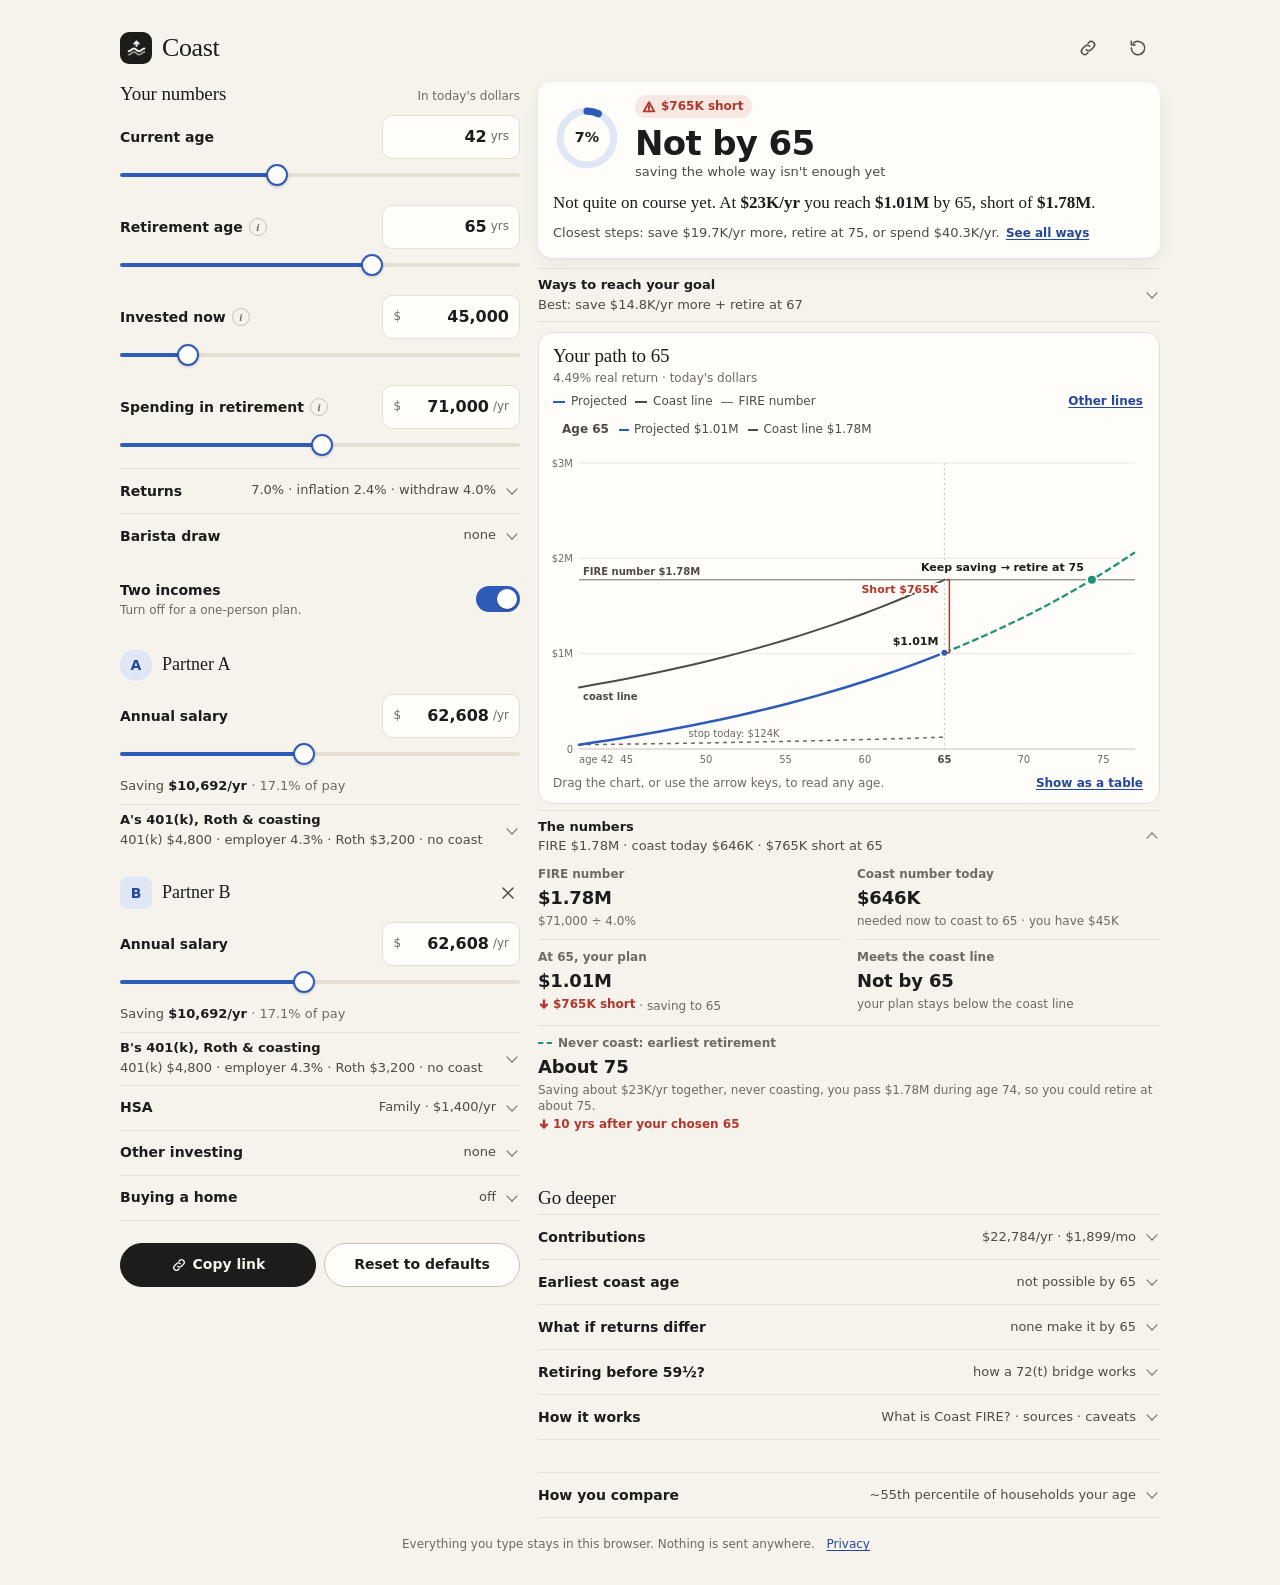
<file: index.html>
<!doctype html>
<html lang="en">
<head>
<meta charset="utf-8">
<meta name="viewport" content="width=device-width, initial-scale=1, viewport-fit=cover">
<title>Coast FIRE</title>
<meta name="description" content="Two-income Coast FIRE calculator: when can you both stop saving for retirement and still get there? With an early-retirement 72(t) and Roth-ladder bridge.">
<meta name="theme-color" content="#f6f3ec" media="(prefers-color-scheme: light)">
<meta name="theme-color" content="#141311" media="(prefers-color-scheme: dark)">
<meta name="application-name" content="Coast FIRE">
<meta name="apple-mobile-web-app-title" content="Coast FIRE">
<meta name="apple-mobile-web-app-capable" content="yes">
<link rel="manifest" href="manifest.webmanifest">
<link rel="icon" href="icons/icon.svg" type="image/svg+xml">
<link rel="icon" href="icons/icon-192.png" type="image/png">
<link rel="apple-touch-icon" href="icons/apple-touch-icon.png">
<link rel="stylesheet" href="style.css">
</head>
<body>
<div class="app">

<header class="mast">
  <div class="mast-row">
    <span class="logo" aria-hidden="true"><svg viewBox="0 0 24 24"><path d="M3 15c3 0 3-3 6-3s3 3 6 3 3-3 6-3"/><path d="M3 19c3 0 3-3 6-3s3 3 6 3 3-3 6-3" opacity=".55"/><path d="M12 4v5M9.5 6.5 12 4l2.5 2.5"/></svg></span>
    <h1 class="grow">Coast</h1>
    <button type="button" class="icon-btn" id="share-top" aria-label="Copy link to this scenario" title="Copy link to this scenario"><svg viewBox="0 0 24 24" aria-hidden="true"><path d="M10 14a4 4 0 0 0 5.7 0l3-3a4 4 0 0 0-5.7-5.7l-1 1"/><path d="M14 10a4 4 0 0 0-5.7 0l-3 3a4 4 0 0 0 5.7 5.7l1-1"/></svg></button>
    <button type="button" class="icon-btn" id="reset-top" aria-label="Reset to defaults" title="Reset to defaults"><svg viewBox="0 0 24 24" aria-hidden="true"><path d="M4 12a8 8 0 1 0 2.4-5.7"/><path d="M4 4v4.5h4.5"/></svg></button>
  </div>
</header>

<div id="shared-banner" class="banner" role="region" aria-label="Shared link" hidden>
  <p>Showing numbers from a shared link. Your own saved numbers are untouched until you edit or keep these.</p>
  <div class="actions">
    <button type="button" class="btn" id="shared-keep">Keep these</button>
    <button type="button" class="btn ghost" id="shared-back">Back to my numbers</button>
  </div>
</div>

<main class="layout">
  <!-- ===== Answer + path (first on phones) ===== -->
  <div class="col-top">
    <section class="card hero-card" id="results" aria-labelledby="result-title">
      <h2 id="result-title" class="visually-hidden">Result</h2>
      <div class="hero">
        <svg class="ring" id="ring" viewBox="0 0 76 76" role="img" aria-label="Progress to today's Coast FIRE number">
          <circle class="ring-track" cx="38" cy="38" r="30"/>
          <circle class="ring-fill" id="ring-fill" cx="38" cy="38" r="30" stroke-dasharray="0 188.5" transform="rotate(-90 38 38)"/>
          <text x="38" y="43" text-anchor="middle" class="ring-num" id="ring-num">0%</text>
        </svg>
        <div class="hero-main">
          <span class="chip" id="chip"></span>
          <div class="hero-num"><b id="hero-age"></b><span id="hero-cap"></span></div>
        </div>
      </div>
      <blockquote class="pull"><p id="headline" aria-live="polite"></p></blockquote>
      <p class="sug-line" id="suggest-line" hidden><span id="suggest-text" aria-hidden="true"></span><span class="visually-hidden" id="suggest-sr"></span> <button type="button" class="linkish" id="suggest-go" aria-controls="d-suggest">See all ways</button></p>
      <p class="br-hero" id="br-hero" hidden><span class="chip" id="br-hero-chip"></span><button type="button" class="linkish" id="br-hero-go" aria-controls="d-bridge">before 59½: see the bridge</button></p>
      <p id="warn" class="warn" hidden></p>
    </section>

    <details class="dis sug-d" id="d-suggest">
      <summary class="sum stack"><span class="sum-t" id="sug-t">Ways to reach your goal</span><span class="sum-v" id="sug-sum"></span></summary>
      <div class="dis-body sug-body">
        <h3 class="mini-title" id="goal-h">Your goal</h3>
        <div class="seg seg3" role="group" aria-labelledby="goal-h">
          <button type="button" id="goal-retire" aria-pressed="false">Retire<small id="goal-retire-s">by 65</small></button>
          <button type="button" id="goal-coast" aria-pressed="false">Coast<small id="goal-coast-s">by an age</small></button>
          <button type="button" id="goal-early" aria-pressed="false">Retire early<small>as soon as possible</small></button>
        </div>
        <p class="fine goal-note" id="goal-note"></p>
        <div id="goal-fields"></div>
        <div class="goal-chips" id="goal-chips" role="group" aria-label="Aim for financial independence sooner" hidden>
          <button type="button" class="btn ghost sm" data-sooner="1">1 yr sooner</button>
          <button type="button" class="btn ghost sm" data-sooner="3">3 yrs sooner</button>
          <button type="button" class="btn ghost sm" data-sooner="5">5 yrs sooner</button>
        </div>
        <p class="fine sug-scn" id="sug-scn" hidden></p>
        <p class="sug-status" id="sug-status" tabindex="-1"></p>
        <div class="meter" id="sug-meter" role="img" aria-label=""><i class="meter-fill" id="sug-fill"></i><b class="meter-mark" id="sug-mark"></b></div>
        <p class="fine sug-prog" id="sug-prog" aria-hidden="true"></p>
        <p class="fine sug-cushion" id="sug-cushion" hidden>Each of these lands right on your number, with no cushion.</p>
        <ol class="sug-list" id="sug-list"></ol>
        <p class="fine sug-rej" id="sug-rejected" hidden></p>
        <p class="fine sug-sens" id="sug-sens" hidden></p>
        <p class="fine sug-dis" id="sug-dis"></p>
      </div>
    </details>

    <section class="card chart-card" aria-labelledby="chart-title">
      <div class="card-head"><div class="grow"><h2 id="chart-title">Your path to 65</h2><p class="fine" id="chart-sub"></p></div></div>
      <div class="legend-row">
        <ul class="legend" aria-hidden="true">
          <li><i class="key k-proj"></i>Projected</li>
          <li><i class="key k-coast"></i>Coast line</li>
          <li><i class="key k-fire"></i>FIRE number</li>
        </ul>
        <button type="button" class="linkish more-lines" id="legend-more" aria-expanded="false" aria-controls="legend-x">Other lines</button>
      </div>
      <ul class="legend legend-x" id="legend-x" aria-hidden="true" hidden>
        <li><i class="key k-keep"></i><span id="keep-key">Keep saving, never coast</span></li>
        <li><i class="key k-stop"></i><span id="stop-key">If you stop today</span></li>
        <li><i class="key k-zone"></i><span id="zone-key">Could coast</span></li>
        <li id="buy-key-li" hidden><i class="key k-buy"></i><span id="buy-key">Buy a home (portfolio, not the house)</span></li>
      </ul>
      <div class="readout" id="readout" aria-live="polite"></div>
      <div class="chart" id="chart">
        <svg id="chart-svg" role="img" tabindex="0" aria-label="Chart"></svg>
        <p id="chart-empty" class="chart-empty" hidden></p>
      </div>
      <div class="chart-foot">
        <p class="fine" id="chart-hint">Drag the chart, or use the arrow keys, to read any age.</p>
        <button type="button" class="linkish" id="table-toggle" aria-expanded="false" aria-controls="path-table">Show as a table</button>
      </div>
      <p class="fine table-note" id="path-note" hidden></p>
      <div id="path-table" class="table-wrap" hidden></div>
    </section>

    <details class="dis kpi-d" id="d-kpis">
      <summary class="sum stack"><span class="sum-t">The numbers</span><span class="sum-v" id="sv-kpis"></span></summary>
      <div class="dis-body">
        <dl class="kpis">
          <div class="kpi"><dt>FIRE number</dt><dd id="k-fire"></dd><dd class="kpi-note" id="k-fire-n"></dd></div>
          <div class="kpi"><dt>Coast number today</dt><dd id="k-coast"></dd><dd class="kpi-note" id="k-coast-n"></dd></div>
          <div class="kpi" id="k-ret-tile"><dt id="k-ret-l">At 65, your plan</dt><dd id="k-ret"></dd><dd class="kpi-note" id="k-ret-n"></dd></div>
          <div class="kpi"><dt>Meets the coast line</dt><dd id="k-cross"></dd><dd class="kpi-note" id="k-cross-n"></dd></div>
          <div class="kpi kpi-wide" id="k-never-tile"><dt><i class="key k-keep" aria-hidden="true"></i>Never coast: earliest retirement</dt><dd id="k-never"></dd><dd class="kpi-note" id="k-never-n"></dd></div>
        </dl>
      </div>
    </details>
  </div>

  <!-- ===== Inputs ===== -->
  <div class="col-inputs inputs" id="inputs">
    <section class="group" aria-labelledby="hh-title">
      <div class="group-head"><h2 id="hh-title" class="group-h">Your numbers</h2><p class="fine">In today's dollars</p></div>
      <div id="hh-fields"></div>
      <details class="dis" id="assume">
        <summary class="sum"><span class="sum-t">Returns</span><span class="sum-v assume-vals" id="assume-vals"></span></summary>
        <div class="dis-body" id="assume-fields"></div>
      </details>
      <details class="dis" id="d-draw">
        <summary class="sum"><span class="sum-t">Barista draw</span><span class="sum-v" id="sv-draw"></span></summary>
        <div class="dis-body" id="draw-fields"></div>
      </details>
    </section>

    <section class="group earners" aria-label="Earners">
      <div class="toggle-row inline-toggle">
        <div class="grow"><span class="tlabel" id="two-l">Two incomes</span><p class="fine" id="two-hint">Turn off for a one-person plan.</p></div>
        <button type="button" class="switch" id="sw-two" role="switch" aria-checked="true" aria-labelledby="two-l" aria-describedby="two-hint"><i></i></button>
      </div>
      <div class="partners">
        <section class="partner" id="card-A" aria-labelledby="pA-t"></section>
        <section class="partner" id="card-B" aria-labelledby="pB-t"></section>
      </div>
      <details class="dis" id="d-hsa">
        <summary class="sum"><span class="sum-t" id="hsa-title">HSA</span><span class="sum-v" id="sv-hsa"></span></summary>
        <div class="dis-body">
          <p class="fine hsa-note">One row for the household</p>
          <div class="seg" role="group" aria-label="HSA coverage">
            <button type="button" id="seg-family" aria-pressed="true">Family<small>one $8,750 limit</small></button>
            <button type="button" id="seg-self" aria-pressed="false">Self-only<small>$4,400 each</small></button>
          </div>
          <div id="hsa-fields"></div>
        </div>
      </details>
      <details class="dis" id="d-tax">
        <summary class="sum"><span class="sum-t">Other investing</span><span class="sum-v" id="sv-tax"></span></summary>
        <div class="dis-body"><div id="tax-fields"></div></div>
      </details>
    </section>

    <section class="group house-g" aria-label="Buying a home">
      <details class="dis" id="d-house">
        <summary class="sum"><span class="sum-t">Buying a home</span><span class="sum-v" id="sv-house"></span></summary>
        <div class="dis-body">
          <div class="toggle-row inline-toggle">
            <div class="grow"><span class="tlabel" id="house-l">Compare buying a home</span><p class="fine" id="house-hint">Off: nothing on the page changes.</p></div>
            <button type="button" class="switch" id="sw-house" role="switch" aria-checked="false" aria-labelledby="house-l" aria-describedby="house-hint"><i></i></button>
          </div>
          <div id="house-on" hidden>
            <div id="house-out"></div>
            <details class="dis sub" id="d-house-how" hidden>
              <summary class="sum"><span class="sum-t">How this is worked out</span><span class="sum-v" id="sv-house-how"></span></summary>
              <div class="dis-body" id="house-how"></div>
            </details>
            <h3 class="mini-title house-in-t">The home</h3>
            <div id="house-fields"></div>
            <div class="seg" role="group" aria-label="Down payment comes from">
              <button type="button" id="seg-down-inv" aria-pressed="true">Invested assets<small>leaves the portfolio</small></button>
              <button type="button" id="seg-down-cash" aria-pressed="false">Separate cash<small>portfolio untouched</small></button>
            </div>
            <p class="fine house-seg-note" id="down-hint"></p>
            <div id="house-rate-fields"></div>
            <div class="seg" role="group" aria-label="Mortgage term">
              <button type="button" id="seg-term-15" aria-pressed="false">15 years</button>
              <button type="button" id="seg-term-30" aria-pressed="true">30 years</button>
            </div>
            <div id="house-rent-fields"></div>
            <details class="dis sub" id="d-house-costs">
              <summary class="sum"><span class="sum-t">Costs and growth</span><span class="sum-v" id="sv-house-costs"></span></summary>
              <div class="dis-body" id="house-cost-fields"></div>
            </details>
            <details class="dis sub" id="d-house-be">
              <summary class="sum"><span class="sum-t">Breakeven</span><span class="sum-v" id="sv-house-be"></span></summary>
              <div class="dis-body" id="house-be"></div>
            </details>
            <details class="dis sub" id="d-house-cav">
              <summary class="sum"><span class="sum-t">Caveats</span><span class="sum-v">not advice · taxes · selling</span></summary>
              <div class="dis-body">
                <ul class="caveats">
                  <li>Not financial advice: a model with stated assumptions. Rates, prices and rents vary hugely by place.</li>
                  <li>Mortgage-interest and property-tax deductions aren't modeled (most households take the standard deduction); nor capital-gains tax on a sale, moving, refinancing or extra payments.</li>
                  <li>Selling costs count only in the net-worth line. A home is hard to sell quickly or in pieces, and its equity can't pay for groceries in retirement without selling or borrowing against it, so it is never counted toward your FIRE number.</li>
                  <li>When owning costs more than you save, the extra is assumed to come out of your pay, not your portfolio.</li>
                  <li>The median home and the median asking rent are different kinds of housing (rented homes are usually smaller), so enter the rent for a home like the one you'd buy.</li>
                  <li>Both FIRE numbers hold housing costs where they are at retirement: rent growth and home price growth after that aren't included, so with either above 0% both numbers are a little low, and not by the same amount.</li>
                  <li>Repairs come in lumps, not 1% a year. Taking a down payment from a 401(k) or IRA before 59½ usually costs tax and a penalty; not modeled.</li>
                </ul>
              </div>
            </details>
          </div>
        </div>
      </details>
    </section>

    <div class="actions end-actions">
      <button type="button" class="btn lg" id="share"><svg viewBox="0 0 24 24" aria-hidden="true"><path d="M10 14a4 4 0 0 0 5.7 0l3-3a4 4 0 0 0-5.7-5.7l-1 1"/><path d="M14 10a4 4 0 0 0-5.7 0l-3 3a4 4 0 0 0 5.7 5.7l1-1"/></svg>Copy link</button>
      <button type="button" class="btn ghost lg" id="reset">Reset to defaults</button>
    </div>
  </div>

  <!-- ===== Go deeper: one list of collapsed sections ===== -->
  <div class="col-more" id="deeper">
    <h2 class="group-h deeper-h">Go deeper</h2>
    <div class="deep-list">
      <details class="dis" id="d-contrib">
        <summary class="sum"><span class="sum-t">Contributions</span><span class="sum-v" id="sv-contrib"></span></summary>
        <div class="dis-body" role="group" aria-labelledby="ct-title">
          <h3 id="ct-title" class="mini-title">Total going in each year</h3>
          <div class="total"><b id="ct-total"></b><span class="fine" id="ct-sub"></span></div>
          <ul class="legend" aria-hidden="true">
            <li><i class="sq c1"></i>401(k)</li><li><i class="sq c2"></i>Employer</li><li><i class="sq c3"></i>Roth IRA</li><li><i class="sq c4"></i>HSA</li><li id="lg-tax" hidden><i class="sq c5"></i>Taxable</li>
          </ul>
          <svg class="bars" id="bars-svg" role="img" aria-label="Contributions by partner"></svg>
          <p class="hint keep" id="ct-after"></p>
        </div>
      </details>

      <details class="dis" id="d-ec">
        <summary class="sum"><span class="sum-t" id="ec-title">Earliest coast age</span><span class="sum-v" id="sv-ec"></span></summary>
        <div class="dis-body">
          <p class="fine" id="ec-sub"></p>
          <ul class="ec" id="ec-list"></ul>
          <details class="dis sub" id="d-spark">
            <summary class="sum"><span class="sum-t">Balance at retirement by stop age</span><span class="sum-v" id="sv-spark"></span></summary>
            <div class="dis-body">
              <p class="subhead" id="spark-title"></p>
              <svg class="spark" id="spark-svg" role="img" aria-label="Balance at retirement by the age you both stop"></svg>
            </div>
          </details>
        </div>
      </details>

      <details class="dis" id="d-heat">
        <summary class="sum"><span class="sum-t" id="hm-title">What if returns differ</span><span class="sum-v" id="sv-heat"></span></summary>
        <div class="dis-body">
          <p class="fine" id="hm-sub">Same plan, a different market or withdrawal rate.</p>
          <div class="heat-wrap" id="heat"></div>
          <p class="hint keep" id="heat-note"></p>
          <details class="dis sub" id="d-heatkey">
            <summary class="sum"><span class="sum-t">How to read this</span><span class="sum-v">shade, hatching, outline</span></summary>
            <div class="dis-body">
              <div class="scale" id="heat-scale" role="group" aria-label="How to read the table">
                <div class="ramp-wrap" id="heat-ramp"><span class="scale-t" id="ramp-t">Shade = years coasting before 65</span>
                  <span class="ramp" aria-hidden="true"><span><i class="h1"></i>0</span><span><i class="h2"></i>1–4</span><span><i class="h3"></i>5–9</span><span><i class="h4"></i>10–14</span><span><i class="h5"></i>15+</span></span>
                  <span class="ramp-ends" aria-hidden="true"><span>← stop later</span><span>stop sooner →</span></span></div>
                <p class="key-row"><i class="none-sw" aria-hidden="true"></i><span id="none-key-t">Hatched = can't reach your FIRE number by 65, even saving the whole way. The % is how much of it you'd have.</span></p>
                <p class="key-row"><i class="cur-sw" aria-hidden="true"></i><span>Outlined = your inputs</span></p>
              </div>
            </div>
          </details>
        </div>
      </details>

      <div class="deep-bridge">
        <p class="br-peek" id="br-peek" hidden><span class="chip" id="br-peek-chip"></span><span id="br-peek-t"></span></p>
        <details class="dis" id="d-bridge">
          <summary class="sum"><span class="sum-t" id="sv-bridge-t">Retiring before 59½?</span><span class="sum-v" id="sv-bridge"></span></summary>
          <div class="dis-body"><section id="bridge" aria-labelledby="br-title"></section></div>
        </details>
      </div>

      <details class="dis" id="d-explain">
        <summary class="sum"><span class="sum-t">How it works</span><span class="sum-v">What is Coast FIRE? · sources · caveats</span></summary>
        <div class="dis-body">
        <section class="explain" aria-label="How it works">
          <details class="dis sub" id="d-what">
            <summary class="sum"><span class="sum-t">What is Coast FIRE?</span></summary>
            <p class="kicker">Coast FIRE for one or two incomes</p>
            <p class="dek">If you both stopped saving for retirement, would what you have grow into enough by the time you retire? And if not yet, when?</p>
            <p>FIRE stands for Financial Independence, Retire Early. You reach <strong>Coast FIRE</strong> when what you have invested would, with no more saving, grow into your retirement number by your retirement age.</p>
            <p>You'd still work to pay today's bills, but you'd no longer need to save for retirement. A lower-paying job, part-time work or a sabbatical stops putting retirement at risk.</p>
          </details>
          <details class="dis sub">
            <summary class="sum"><span class="sum-t">Why two coast ages?</span></summary>
            <p>The big number at the top is the <strong>earliest age you could both stop saving</strong> and still reach your FIRE number by retirement. It is solved for: the calculator tries every age and keeps the first that works.</p>
            <p><strong>Meets the coast line</strong> is the first age your own plan, as you entered it, is at or above the coast line. When nobody keeps saving after coasting and there's no Barista draw, the two are the same age. If you keep saving part of your contributions after coasting, or draw from the portfolio while coasting, they can differ, so both are shown.</p>
            <p>The rows under <strong>Earliest coast age</strong> also solve for each partner alone, holding the other's plan as entered.</p>
          </details>
          <details class="dis sub">
            <summary class="sum"><span class="sum-t">How this calculator works</span></summary>
            <p><strong>FIRE number</strong> = retirement spending ÷ safe withdrawal rate.</p>
            <p><strong>Coast number today</strong> = the FIRE number discounted back to today at the real return: FIRE ÷ (1 + real return)<sup>years to retirement</sup>. The <strong>coast line</strong> on the chart is the same sum for every age.</p>
            <p>The <strong>projection</strong> steps one year at a time: last year's balance grows at the real return, then this year's contributions are added (401(k), employer, Roth IRA and HSA for each partner, changing at each partner's coast age) and any Barista draw is taken out.</p>
            <p>Contributions are held constant in today's dollars, so they rise with inflation in real life.</p>
          </details>
          <details class="dis sub">
            <summary class="sum"><span class="sum-t">Why "real" returns?</span></summary>
            <p>Everything is in today's dollars. The return is converted with the exact formula (1 + return) ÷ (1 + inflation) − 1. A 7% return with 2.4% inflation is about 4.49% real, not the 4.6% you'd get by subtracting.</p>
          </details>
          <details class="dis sub">
            <summary class="sum"><span class="sum-t">About the 4% rule</span></summary>
            <p>The Trinity study (1998) found that taking 4% of a stock-and-bond portfolio in the first year, then raising it with inflation, lasted 30 years in most historical periods. People retiring early, with 40 or 50 years to fund, often plan on 3.25% to 3.75%.</p>
          </details>
          <details class="dis sub">
            <summary class="sum"><span class="sum-t">Where the defaults come from</span></summary>
            <p>Every starting value is a published US median or typical figure, not anyone's own numbers. Change them to yours; they stay on this device.</p>
            <ul class="sources">
              <li><strong>Two earners at $62,608 each:</strong> median full-time weekly earnings, $1,204 in 2025, × 52 (<a href="https://www.bls.gov/opub/ted/2026/median-weekly-earnings-were-1204-in-2025.htm" rel="noopener">BLS</a>).</li>
              <li><strong>401(k) $4,800 (7.7% of pay) and employer 4.3%:</strong> average deferral rate 7.7% and average total contribution rate 12.0% in Vanguard's <em>How America Saves 2025</em> (<a href="https://www.planadviser.com/automatic-plan-features-help-participant-savings-rates-stay-resilient-2024-says-vanguard/" rel="noopener">PLANADVISER</a>; <a href="https://finance.yahoo.com/markets/options/articles/half-americans-falling-short-15-134844754.html" rel="noopener">24/7 Wall St.</a>), so employer ≈ 12.0 − 7.7.</li>
              <li><strong>Roth IRA $3,200:</strong> average Roth IRA contribution of filers aged 35 to 49, $3,211 in 2022 (IRS data in <a href="https://www.everycrsreport.com/reports/R48051.html" rel="noopener">CRS R48051</a>).</li>
              <li><strong>HSA $1,400:</strong> nearly $60 billion contributed in 2025 across 41.7 million accounts, about $1,440 each (<a href="https://www.devenir.com/wp-content/uploads/2025-Year-End-Devenir-HSA-Research-Report-Executive-Summary.pdf" rel="noopener">Devenir</a>).</li>
              <li><strong>Invested $45,000:</strong> median retirement-account balance of families headed by someone 35 to 44 who have one, 2022 (<a href="https://www.federalreserve.gov/publications/files/scf23.pdf" rel="noopener">Federal Reserve SCF</a>).</li>
              <li><strong>Age 42:</strong> median age of employed US workers, 2025 (<a href="https://www.bls.gov/cps/cpsaat11b.htm" rel="noopener">BLS</a>).</li>
              <li><strong>Spending $71,000/yr:</strong> two-person households spent $80,830 in 2024, of which $9,652 was pension and Social Security contributions that stop at retirement (<a href="https://fred.stlouisfed.org/series/CXUTOTALEXPLB0504M" rel="noopener">BLS Consumer Expenditure Survey via FRED</a>).</li>
              <li><strong>Inflation 2.4%:</strong> the Social Security Trustees' long-run intermediate CPI assumption (<a href="https://www.ssa.gov/OACT/TR/2023/V_B_econ.html" rel="noopener">SSA</a>).</li>
              <li><strong>Return 7%, withdrawal 4%, retirement at 65:</strong> common planning figures (WalletBurst's default return, the Trinity study, Medicare age).</li>
              <li><strong>Bridge and coast age:</strong> pre-tax share 90%, since Roth money is only about 7% of US IRA and workplace-plan assets (<a href="https://q3adv.com/tax-free-retirement-gap-report/" rel="noopener">Q3 Advisors, from ICI data</a>), rounded down to leave room for the HSA and taxable money; 72(t) share 50% (an even split); 72(t) rate 5% (the floor of the maximum IRS Notice 2022-6 allows); coast age 55 (a placeholder midpoint, used only when you switch it on).</li>
              <li><strong>Buying a home (off until you switch it on):</strong> price $418,000, the September 2026 median existing-home price of $417,500 rounded (<a href="https://www.nar.realtor/newsroom/existing-home-sales-fell-2-0-in-september" rel="noopener">NAR</a>); mortgage 7.4%, Freddie Mac's 30-year average in mid-October 2026 (<a href="https://fred.stlouisfed.org/series/MORTGAGE30US" rel="noopener">FRED</a>); 10% down, the median for first-time buyers (NAR 2025 Profile of Home Buyers and Sellers); rent $1,530/mo, the Q2 2026 median asking rent of $1,531 (<a href="https://www.census.gov/housing/hvs/files/qtr226/Q226press.pdf" rel="noopener">Census</a>); property tax 0.9%, the 2025 effective rate (<a href="https://www.attomdata.com/news/market-trends/home-sales-prices/2025-annual-tax-report" rel="noopener">ATTOM</a>); insurance $1,600/yr, the NAIC 2022 average of $1,569 rounded (<a href="https://www.iii.org/fact-statistic/facts-statistics-homeowners-and-renters-insurance" rel="noopener">Insurance Information Institute</a>); maintenance 1%, the low end of Fannie Mae's 1–4% (<a href="https://yourhome.fanniemae.com/own/how-build-your-maintenance-and-repair-budget" rel="noopener">Fannie Mae</a>); PMI 0.6%, the middle of Freddie Mac's $30–$70 a month per $100,000 (<a href="https://myhome.freddiemac.com/buying/breaking-down-pmi" rel="noopener">Freddie Mac</a>); closing 3% and selling 6% (<a href="https://www.chase.com/personal/mortgage/education/financing-a-home/how-much-are-closing-costs" rel="noopener">Chase</a>, agent commissions about 5–6%); home prices 0.5%/yr above inflation, between Shiller's long-run estimates; rent growth 0% above inflation (<a href="https://www.nber.org/papers/w35124" rel="noopener">NBER w35124</a>).</li>
              <li><strong>2026 limits:</strong> 401(k) $24,500, IRA $7,500 (<a href="https://www.irs.gov/newsroom/401k-limit-increases-to-24500-for-2026-ira-limit-increases-to-7500" rel="noopener">IRS</a>); HSA $4,400 self-only, $8,750 family (Rev. Proc. 2025-19).</li>
            </ul>
            <p>With these typical numbers the household does <em>not</em> reach its FIRE number by 65. That's a realistic starting point, not a mistake.</p>
          </details>
          <details class="dis sub">
            <summary class="sum"><span class="sum-t">Caveats</span></summary>
            <p>Markets don't grow smoothly; a crash early on can push you back below the coast line for years. Taxes, fees, Social Security, pensions, catch-up contributions and income limits on Roth IRAs aren't modeled. Social Security in particular could lower the amount you need.</p>
            <p>This is a planning toy, not financial or tax advice.</p>
          </details>
        </section>
        </div>
      </details>
    </div>
  </div>
</main>

<!-- ===== How you compare (SPEC 13): published US benchmarks, at the bottom ===== -->
<section class="compare-g" id="compare-g" aria-label="How you compare">
  <details class="dis" id="d-compare">
    <summary class="sum"><span class="sum-t">How you compare</span><span class="sum-v" id="sv-compare"></span></summary>
    <div class="dis-body">
      <p class="fine cmp-intro">Your numbers next to published US surveys of people your age. Worked out on this device; nothing is sent.</p>
      <div class="cmp-list">
      <details class="dis sub" id="d-cmp-assets">
        <summary class="sum"><span class="sum-t">Invested assets</span><span class="sum-v" id="cv-assets"></span></summary>
        <div class="dis-body cmp" id="cb-assets"></div>
      </details>
      <details class="dis sub" id="d-cmp-retire">
        <summary class="sum"><span class="sum-t">Retirement accounts</span><span class="sum-v" id="cv-retire"></span></summary>
        <div class="dis-body cmp" id="cb-retire"></div>
      </details>
      <details class="dis sub" id="d-cmp-saving">
        <summary class="sum"><span class="sum-t">Saving rate</span><span class="sum-v" id="cv-saving"></span></summary>
        <div class="dis-body cmp" id="cb-saving"></div>
      </details>
      <details class="dis sub" id="d-cmp-income">
        <summary class="sum"><span class="sum-t">Household income</span><span class="sum-v" id="cv-income"></span></summary>
        <div class="dis-body cmp" id="cb-income"></div>
      </details>
      <details class="dis sub" id="d-cmp-multiple">
        <summary class="sum"><span class="sum-t">Savings vs. pay</span><span class="sum-v" id="cv-multiple"></span></summary>
        <div class="dis-body cmp" id="cb-multiple"></div>
      </details>
      <details class="dis sub" id="d-cmp-retage">
        <summary class="sum"><span class="sum-t">Retirement age</span><span class="sum-v" id="cv-retage"></span></summary>
        <div class="dis-body cmp" id="cb-retage"></div>
      </details>
      <details class="dis sub" id="d-cmp-spend">
        <summary class="sum"><span class="sum-t">Retirement spending</span><span class="sum-v" id="cv-spend"></span></summary>
        <div class="dis-body cmp" id="cb-spend"></div>
      </details>
      </div>
      <p class="fine cmp-note" id="cmp-note"></p>
    </div>
  </details>
</section>

<p class="foot fine">Everything you type stays in this browser. Nothing is sent anywhere. <a href="privacy.html">Privacy</a></p>
</div>

<div id="toast" class="toast" role="status" aria-live="polite" hidden></div>
<button type="button" id="peek" class="peek" hidden aria-label="Jump to the result"></button>

<script src="benchmarks.js"></script>
<script src="calc.js"></script>
<script src="ui.js"></script>
<script src="app.js"></script>
</body>
</html>
</file>
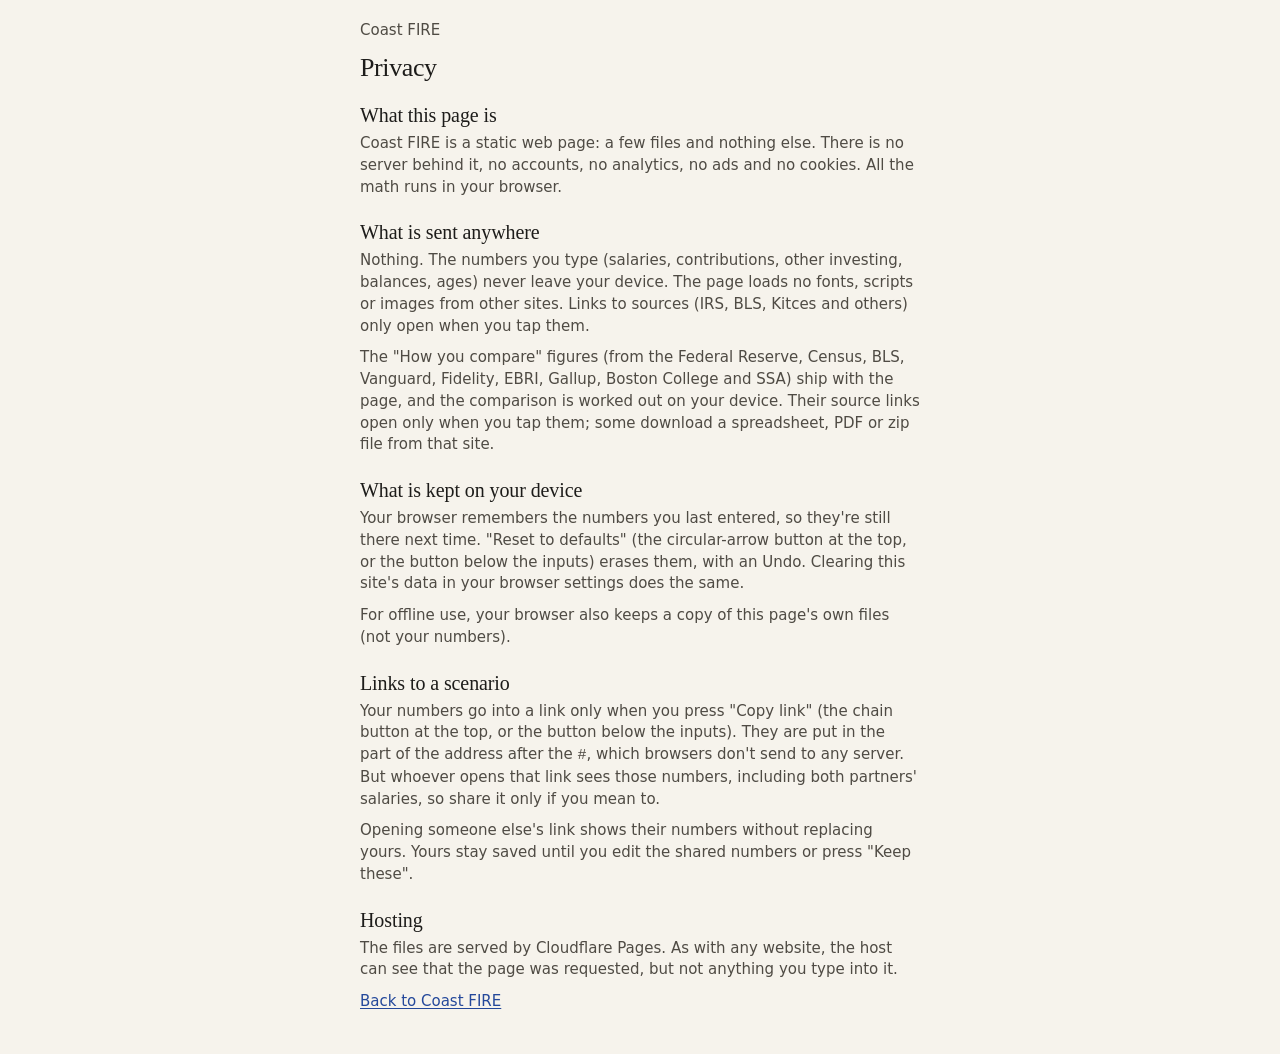
<file: privacy.html>
<!doctype html>
<html lang="en">
<head>
<meta charset="utf-8">
<meta name="viewport" content="width=device-width, initial-scale=1, viewport-fit=cover">
<title>Coast FIRE – Privacy</title>
<meta name="theme-color" content="#f6f3ec" media="(prefers-color-scheme: light)">
<meta name="theme-color" content="#141311" media="(prefers-color-scheme: dark)">
<link rel="icon" href="icons/icon.svg" type="image/svg+xml">
<link rel="stylesheet" href="style.css">
</head>
<body>
<article>
<p class="kicker">Coast FIRE</p>
<h1>Privacy</h1>

<h2>What this page is</h2>
<p>Coast FIRE is a static web page: a few files and nothing else. There is no server behind it, no accounts, no analytics, no ads and no cookies. All the math runs in your browser.</p>

<h2>What is sent anywhere</h2>
<p>Nothing. The numbers you type (salaries, contributions, other investing, balances, ages) never leave your device. The page loads no fonts, scripts or images from other sites. Links to sources (IRS, BLS, Kitces and others) only open when you tap them.</p>
<p>The "How you compare" figures (from the Federal Reserve, Census, BLS, Vanguard, Fidelity, EBRI, Gallup, Boston College and SSA) ship with the page, and the comparison is worked out on your device. Their source links open only when you tap them; some download a spreadsheet, PDF or zip file from that site.</p>

<h2>What is kept on your device</h2>
<p>Your browser remembers the numbers you last entered, so they're still there next time. "Reset to defaults" (the circular-arrow button at the top, or the button below the inputs) erases them, with an Undo. Clearing this site's data in your browser settings does the same.</p>
<p>For offline use, your browser also keeps a copy of this page's own files (not your numbers).</p>

<h2>Links to a scenario</h2>
<p>Your numbers go into a link only when you press "Copy link" (the chain button at the top, or the button below the inputs). They are put in the part of the address after the <code>#</code>, which browsers don't send to any server. But whoever opens that link sees those numbers, including both partners' salaries, so share it only if you mean to.</p>
<p>Opening someone else's link shows their numbers without replacing yours. Yours stay saved until you edit the shared numbers or press "Keep these".</p>

<h2>Hosting</h2>
<p>The files are served by Cloudflare Pages. As with any website, the host can see that the page was requested, but not anything you type into it.</p>

<p><a href="./">Back to Coast FIRE</a></p>
</article>
</body>
</html>
</file>
<file: style.css>
/* Coast FIRE v2. Calm layout on warm ivory/ink neutrals with one cobalt accent: the answer and
   the chart are shown; everything else sits in collapsed rows whose summary keeps a live value.
   Tokens on :root; dark set under prefers-color-scheme and [data-theme="dark"]. */
:root {
  color-scheme: light;
  --bg: #f6f3ec; --surface: #fffdf9; --surface-2: #faf7f1;
  --ink: #1d1c1a; --ink-2: #4f4b44; --muted: #6f6962;
  --line: #e4ded3; --grid: #ece7de; --base: #c9c2b5;
  --accent: #2f5bb8; --accent-ink: #24489a; --on-accent: #ffffff;
  --accent-wash: rgba(47, 91, 184, .09); --accent-soft: #dfe7f6; --strip: #c8d5ef; --focus: rgba(47, 91, 184, .35);
  --good: #2f7a4a; --good-wash: rgba(47, 122, 74, .11);
  --bad: #b3362c; --bad-fill: #c9483d; --bad-wash: rgba(179, 54, 44, .10);
  --warn: #8a5a00; --warn-wash: rgba(196, 140, 20, .15);
  /* series: validated with the dataviz validator (light surface #fffdf9) */
  --c1: #2f5bb8; --c2: #20917a; --c3: #c2602e; --c4: #a0549a; --tax: #8a8478;
  /* bridge: pre-tax money blue (72(t), like 401(k)), Roth money orange (basis; ladder a darker step) */
  --ladder: #853e19;
  /* main chart "keep saving, never coast" line: the validated teal series step (= --c2) */
  --keep: #20917a;
  /* heatmap: one blue hue, 5 steps, more years coasting = darker. Lightest step >= 2:1 on the
     surface, adjacent steps >= 0.06 apart in OKLab L, cell text >= 4.5:1. */
  --h1: #9db5e6; --h2: #809fdf; --h3: #6388d6; --h4: #436cc8; --h5: #26499b;
  --h-ink-lo: #1d1c1a; --h-ink-hi: #ffffff; --h3-ink: #1d1c1a;
  --shadow: 0 1px 2px rgba(29, 28, 26, .05), 0 6px 18px rgba(29, 28, 26, .05);
  --serif: "Iowan Old Style", "Palatino Linotype", Palatino, "Book Antiqua", "URW Palladio L", Georgia, serif;
  --sans: system-ui, -apple-system, "Segoe UI", Roboto, "Helvetica Neue", sans-serif;
}
@media (prefers-color-scheme: dark) {
  :root:not([data-theme="light"]) {
    color-scheme: dark;
    --bg: #141311; --surface: #1c1b18; --surface-2: #22211d;
    --ink: #efebe3; --ink-2: #c4beb3; --muted: #948d82;
    --line: #34312c; --grid: #2a2824; --base: #4a463f;
    --accent: #5f88e0; --accent-ink: #9db8f2; --on-accent: #141311;
    --accent-wash: rgba(95, 136, 224, .13); --accent-soft: #22304d; --strip: #22304d; --focus: rgba(95, 136, 224, .45);
    --good: #6cc28d; --good-wash: rgba(108, 194, 141, .14);
    --bad: #ec8a7c; --bad-fill: #e0705f; --bad-wash: rgba(236, 138, 124, .15);
    --warn: #e3b25a; --warn-wash: rgba(227, 178, 90, .13);
    --c1: #5f88e0; --c2: #2aa384; --c3: #cf6a3c; --c4: #b874b0; --tax: #6b665e; --ladder: #e9a679; --keep: #2aa384;
    --h1: #384c76; --h2: #425c93; --h3: #4a6cb4; --h4: #6990e2; --h5: #9dbaf5;
    --h-ink-lo: #efebe3; --h-ink-hi: #141311; --h3-ink: #ffffff;
    --shadow: none;
  }
}
:root[data-theme="dark"] {
  color-scheme: dark;
  --bg: #141311; --surface: #1c1b18; --surface-2: #22211d;
  --ink: #efebe3; --ink-2: #c4beb3; --muted: #948d82;
  --line: #34312c; --grid: #2a2824; --base: #4a463f;
  --accent: #5f88e0; --accent-ink: #9db8f2; --on-accent: #141311;
  --accent-wash: rgba(95, 136, 224, .13); --accent-soft: #22304d; --strip: #22304d; --focus: rgba(95, 136, 224, .45);
  --good: #6cc28d; --good-wash: rgba(108, 194, 141, .14);
  --bad: #ec8a7c; --bad-fill: #e0705f; --bad-wash: rgba(236, 138, 124, .15);
  --warn: #e3b25a; --warn-wash: rgba(227, 178, 90, .13);
  --c1: #5f88e0; --c2: #2aa384; --c3: #cf6a3c; --c4: #b874b0; --tax: #6b665e; --ladder: #e9a679; --keep: #2aa384;
  --h1: #384c76; --h2: #425c93; --h3: #4a6cb4; --h4: #6990e2; --h5: #9dbaf5;
  --h-ink-lo: #efebe3; --h-ink-hi: #141311; --h3-ink: #ffffff;
  --shadow: none;
}

/* ===== Base ===== */
* { box-sizing: border-box; }
html { -webkit-text-size-adjust: 100%; }
body {
  margin: 0; background: var(--bg); color: var(--ink);
  font: 15px/1.45 var(--sans);
  padding: max(8px, env(safe-area-inset-top)) max(16px, env(safe-area-inset-right))
           96px max(16px, env(safe-area-inset-left));
}
.app { max-width: 420px; margin: 0 auto; }
h1, h2, h3 { margin: 0; }
h2 { font: 400 20px/1.2 var(--serif); letter-spacing: -.005em; }
h3 { font: 400 18px/1.2 var(--serif); }
p { margin: 0; }
a { color: var(--accent-ink); text-underline-offset: 2px; }
.fine { font-size: 12px; color: var(--muted); }
.grow { flex: 1; min-width: 0; }
.visually-hidden { position: absolute; width: 1px; height: 1px; overflow: hidden; clip: rect(0 0 0 0); white-space: nowrap; }
[hidden] { display: none !important; }

/* ===== Masthead ===== */
.mast { padding: 6px 0 2px; }
.mast-row { display: flex; align-items: center; gap: 6px; }
.mast-row .logo { margin-right: 4px; }
.logo { width: 32px; height: 32px; border-radius: 9px; background: var(--ink); display: grid; place-items: center; flex: none; }
.logo svg { width: 21px; height: 21px; fill: none; stroke: var(--bg); stroke-width: 2.2; stroke-linecap: round; }
h1 { font: 400 26px/1.05 var(--serif); letter-spacing: -.015em; }
.icon-btn {
  width: 44px; height: 44px; border-radius: 12px; border: 1px solid transparent; background: none;
  color: var(--ink-2); display: grid; place-items: center; cursor: pointer; flex: none; padding: 0;
}
.icon-btn svg { width: 20px; height: 20px; fill: none; stroke: currentColor; stroke-width: 1.8; stroke-linecap: round; stroke-linejoin: round; }
.icon-btn:hover { color: var(--ink); border-color: var(--line); background: var(--surface); }
:focus-visible { outline: 2px solid var(--accent); outline-offset: 2px; }

/* ===== Cards ===== */
/* Only the answer and the chart are raised; everything else sits on the page background. */
.card {
  background: var(--surface); border: 1px solid var(--line); border-radius: 14px; padding: 14px;
  margin-top: 10px; min-width: 0;
}
.hero-card { box-shadow: var(--shadow); border-color: transparent; padding: 12px 14px; }
.chart-card { padding: 12px 14px 10px; }
.card-head h2 { font-size: 19px; }
.card-head { display: flex; align-items: center; gap: 10px; margin-bottom: 6px; }
.card-head .fine { margin-top: 2px; }
.mini-title { font: 600 12px/1.3 var(--sans); color: var(--muted); }
/* Two quiet headings, "Your numbers" and "Go deeper"; space, not rules, between groups. */
.group { margin-top: 28px; min-width: 0; }
.group + .group { margin-top: 22px; }
.group-head { display: flex; align-items: baseline; justify-content: space-between; gap: 10px; margin: 0 0 2px; }
.group-h { font: 400 19px/1.25 var(--serif); color: var(--ink); }
.deeper-h { margin: 34px 0 4px; }

/* ===== Banner, buttons ===== */
.banner { margin-top: 12px; padding: 12px 14px; border-radius: 14px; background: var(--warn-wash); border: 1px solid var(--line); }
.banner p { font-size: 14px; }
.actions { display: flex; flex-wrap: wrap; gap: 8px; margin-top: 10px; }
.btn {
  font: inherit; font-size: 14px; font-weight: 650; min-height: 44px; padding: 9px 16px; border-radius: 999px; cursor: pointer;
  background: var(--ink); color: var(--bg); border: 1px solid var(--ink); display: inline-flex; align-items: center; justify-content: center; gap: 6px;
}
.btn.ghost { background: var(--surface); color: var(--ink); border-color: var(--base); }
.btn.sm { min-height: 36px; padding: 6px 14px; font-size: 13px; position: relative; }
.btn.sm::before { content: ""; position: absolute; inset: -4px 0; } /* 44px tall hit area, smaller pill */
.btn.lg { flex: 1; }
.btn:disabled { opacity: .45; cursor: default; }
.btn svg { width: 16px; height: 16px; fill: none; stroke: currentColor; stroke-width: 2; stroke-linecap: round; stroke-linejoin: round; }
.end-actions { margin-top: 22px; }
.linkish {
  font: inherit; font-size: 12px; font-weight: 600; color: var(--accent-ink); background: none; border: 0;
  padding: 14px 2px; margin: -14px 0; cursor: pointer; text-decoration: underline; text-underline-offset: 2px; min-height: 0;
}

/* ===== Hero ===== */
.hero { display: grid; grid-template-columns: 68px 1fr; gap: 14px; align-items: center; }
.ring { width: 68px; height: 68px; display: block; }
.ring-track { fill: none; stroke: var(--accent-soft); stroke-width: 8; }
.ring-fill { fill: none; stroke: var(--accent); stroke-width: 8; stroke-linecap: round; }
.ring-num { font: 700 16px var(--sans); fill: var(--ink); }
.chip {
  display: inline-flex; align-items: center; gap: 5px; font-size: 12px; font-weight: 650;
  padding: 3px 9px 3px 7px; border-radius: 999px;
}
.chip svg { width: 14px; height: 14px; fill: none; stroke: currentColor; stroke-width: 2.2; stroke-linecap: round; stroke-linejoin: round; flex: none; }
.chip.good { color: var(--good); background: var(--good-wash); }
.chip.bad { color: var(--bad); background: var(--bad-wash); }
.chip.warn { color: var(--warn); background: var(--warn-wash); }
.hero-num { display: flex; align-items: baseline; gap: 10px; margin-top: 6px; }
.hero-num b { font: 700 44px/1 var(--sans); letter-spacing: -.03em; white-space: nowrap; }
.hero-num b.words { font-size: 34px; letter-spacing: -.02em; }
.hero-num span { font-size: 13px; color: var(--ink-2); line-height: 1.25; }
.hero-num.stack { flex-direction: column; align-items: flex-start; gap: 4px; }
.pull { margin: 10px 0 0; padding: 0; }
.pull p { font: 400 17px/1.4 var(--serif); color: var(--ink); }
.pull strong { font-weight: 700; }
/* The one off-track line from the suggestions engine, with a link to all of them. */
.sug-line { margin: 8px 0 0; font-size: 13px; line-height: 1.4; color: var(--ink-2); }
.hero-scn { color: var(--muted); font-weight: 400; }
.sug-line .linkish { min-height: 44px; margin: -11px 0; display: inline-flex; align-items: center; vertical-align: middle; }
/* The numbers, when opened: a plain two-column list with hairlines; colour only on the deltas. */
.kpi-d { margin-top: 6px; }
.kpis { display: grid; grid-template-columns: 1fr 1fr; gap: 0 16px; margin: 0; }
.kpi { border-top: 1px solid var(--line); padding: 10px 0; min-width: 0; margin: 0; }
.kpis > .kpi:nth-child(-n+2) { border-top: 0; padding-top: 2px; }
.kpi dt { font-size: 12px; font-weight: 600; color: var(--muted); line-height: 1.25; }
.kpi dd { margin: 3px 0 0; font-size: 18px; font-weight: 700; letter-spacing: -.01em; white-space: nowrap; font-variant-numeric: tabular-nums; }
.kpi dd.kpi-note { font-size: 12px; font-weight: 400; color: var(--muted); margin-top: 2px; line-height: 1.35; white-space: normal; letter-spacing: 0; }
.delta-line { display: block; margin-top: 2px; }
.delta { display: inline-flex; align-items: center; gap: 3px; font-weight: 700; }
.delta.up { color: var(--good); } .delta.down { color: var(--bad); }
.delta svg { width: 12px; height: 12px; fill: none; stroke: currentColor; stroke-width: 2.4; stroke-linecap: round; stroke-linejoin: round; }
.warn { color: var(--warn); font-size: 13px; margin-top: 10px; }

/* ===== Legends, readout, charts ===== */
.legend { list-style: none; padding: 0; margin: 2px 0 6px; display: flex; flex-wrap: wrap; gap: 4px 12px; font-size: 12px; color: var(--ink-2); }
.legend-row { display: flex; align-items: center; gap: 4px 8px; margin: 2px 0 4px; }
.legend-row .legend { margin: 0; gap: 4px 8px; flex: 1; min-width: 0; }
.legend-row .legend .key { width: 12px; }
.legend-row .more-lines { white-space: nowrap; }
.legend-row .more-lines { margin-left: auto; }
.legend-x { margin: 0 0 4px; }
.legend li { display: flex; align-items: center; gap: 6px; }
.key { display: inline-block; width: 16px; height: 0; border-top: 2px solid; flex: none; }
.k-proj { border-top: 2.5px solid var(--accent); }
.k-coast { border-color: var(--ink-2); }
.k-stop { border-top: 2px dashed var(--muted); }
.k-keep { border-top: 2.5px dashed var(--keep); }
.k-buy { border-top: 2.25px solid var(--c4); }
.kpi-wide { grid-column: 1 / -1; }
.kpi dt .key { width: 14px; margin-right: 6px; vertical-align: middle; }
.readout .past { font-weight: 500; color: var(--muted); }
.table-note { margin: 6px 0 4px; }
table.data tr.past-row td { color: var(--muted); }
table.data tr.past-row td:last-child { color: var(--ink); }
.k-fire { border-top: 1px solid var(--muted); position: relative; }
.k-fire::after { content: ""; position: absolute; left: 0; right: 0; top: -4px; border-top: 0; }
.k-zone { height: 10px; border: 1px solid var(--accent-soft); background: var(--accent-wash); border-radius: 2px; }
.sq { width: 10px; height: 10px; border-radius: 3px; display: inline-block; flex: none; }
.sq.c1 { background: var(--c1); } .sq.c2 { background: var(--c2); } .sq.c3 { background: var(--c3); } .sq.c4 { background: var(--c4); } .sq.c5 { background: var(--tax); }
.sq.b72 { background: var(--c1); } .sq.btax { background: var(--tax); } .sq.bbasis { background: var(--c3); } .sq.bladder { background: var(--ladder); }
.sq.bgap { background: repeating-linear-gradient(135deg, var(--bad-fill) 0 1.5px, var(--bad-wash) 1.5px 4px); outline: 1px solid var(--bad-fill); outline-offset: -1px; }
.readout {
  display: flex; align-items: center; gap: 4px 10px; flex-wrap: wrap; font-size: 12px; font-variant-numeric: tabular-nums;
  background: var(--surface-2); border-radius: 8px; padding: 5px 9px; margin: 4px 0 6px; min-height: 30px;
}
.readout span { display: inline-flex; align-items: center; gap: 5px; font-weight: 650; }
.readout .key { width: 10px; }
.readout .gap { margin-left: auto; }
.readout .gap.down { color: var(--bad); } .readout .gap.up { color: var(--good); }
/* At rest the row is quiet: plain weight, no shaded box; it lights up while reading an age. */
.readout.rest { background: transparent; color: var(--ink-2); }
.readout.rest span { font-weight: 500; }
.chart { position: relative; height: 216px; }
#chart-svg { display: block; width: 100%; height: 100%; overflow: visible; touch-action: pan-y; }
#chart-svg:focus { outline: none; }
#chart-svg:focus-visible { outline: 2px solid var(--accent); outline-offset: 4px; border-radius: 6px; }
svg text { font-family: var(--sans); }
.tick { font-size: 10px; fill: var(--muted); font-variant-numeric: tabular-nums; }
.grid { stroke: var(--grid); stroke-width: 1; }
.base { stroke: var(--base); stroke-width: 1; }
.fire-line { stroke: var(--muted); stroke-width: 1; }
.ref-label { font-size: 10px; font-weight: 600; fill: var(--ink-2); }
.halo { paint-order: stroke; stroke: var(--surface); stroke-width: 4px; stroke-linejoin: round; }
.coast-zone { fill: var(--accent-wash); }
.coast-label { font-weight: 600; }
.zone-label { font-size: 10px; font-weight: 700; fill: var(--accent-ink); }
.l-proj { fill: none; stroke: var(--accent); stroke-width: 2.5; stroke-linejoin: round; stroke-linecap: round; }
.l-coast { fill: none; stroke: var(--ink-2); stroke-width: 2; stroke-linejoin: round; stroke-linecap: round; }
.l-stop { fill: none; stroke: var(--muted); stroke-width: 1.5; stroke-dasharray: 4 4; }
.l-keep { fill: none; stroke: var(--keep); stroke-width: 2.25; stroke-dasharray: 7 3; stroke-linejoin: round; }
.dot-keep { fill: var(--keep); stroke: var(--surface); stroke-width: 2; }
/* Buying a home: solid --c4 (the validated HSA step), a square at the purchase, the buyer's FIRE tick. */
.l-buy { fill: none; stroke: var(--c4); stroke-width: 2.25; stroke-linejoin: round; stroke-linecap: round; }
.buy-mark { fill: var(--c4); stroke: var(--surface); stroke-width: 2; paint-order: stroke; }
.buy-leader { stroke: var(--c4); stroke-width: 1; }
.dot-buy { fill: var(--c4); stroke: var(--surface); stroke-width: 2; }
.fire-own { stroke: var(--c4); stroke-width: 1.5; }
.buy-t { fill: var(--ink); }
.ret-line { stroke: var(--base); stroke-width: 1; stroke-dasharray: 2 3; }
.tick-ret { font-weight: 700; fill: var(--ink-2); }
.dot-proj { fill: var(--accent); stroke: var(--surface); stroke-width: 2; }
.dot-coast { fill: var(--ink-2); stroke: var(--surface); stroke-width: 2; }
.xhair { stroke: var(--ink-2); stroke-width: 1; opacity: .5; }
.ann { font-size: 11px; font-weight: 700; fill: var(--ink); }
.end-label { font-size: 11px; font-weight: 700; fill: var(--ink); font-variant-numeric: tabular-nums; }
.end-label.muted { font-weight: 500; fill: var(--muted); font-size: 10px; }
.pin-line { stroke: var(--ink-2); stroke-width: 1; }
.pin-a { fill: var(--surface); stroke: var(--ink); stroke-width: 1.5; }
.pin-t { font-size: 9px; font-weight: 800; fill: var(--ink); }
.short-br { stroke: var(--bad); stroke-width: 1.5; fill: none; }
.short-t { font-size: 11px; font-weight: 700; fill: var(--bad); }
.chart-empty {
  position: absolute; inset: 0; margin: 0; display: flex; align-items: center; justify-content: center;
  text-align: center; color: var(--muted); padding: 20px; border: 1px dashed var(--base); border-radius: 10px;
}
.chart-foot .linkish { white-space: nowrap; }
.chart-foot { display: flex; justify-content: space-between; align-items: center; gap: 8px; margin-top: 4px; min-height: 18px; }
.chart-foot #table-toggle { margin-left: auto; }
#path-table table.data th:first-child, #path-table table.data td:first-child { position: sticky; left: 0; background: var(--surface); z-index: 1; }
#path-table table.data thead th:first-child { z-index: 2; }
@media (max-width: 360px) { #path-table table.data th, #path-table table.data td { padding: 6px 2px; font-size: 11px; } }
.table-wrap { margin-top: 10px; max-height: 320px; overflow: auto; border-top: 1px solid var(--line); }
table.data { width: 100%; border-collapse: collapse; font-size: 12px; font-variant-numeric: tabular-nums; }
table.data th, table.data td { text-align: right; padding: 6px 4px; border-bottom: 1px solid var(--line); white-space: nowrap; }
table.data th:first-child, table.data td:first-child { text-align: left; }
table.data thead th { color: var(--muted); font-weight: 600; font-size: 11px; position: sticky; top: 0; background: var(--surface); }
table.data tr.gap-row td.short { color: var(--bad); font-weight: 700; }
svg.bars, svg.spark, svg.bridge-svg { display: block; width: 100%; height: auto; overflow: visible; }
.lab { font-size: 11px; fill: var(--ink-2); font-weight: 600; }
.val { font-size: 11px; fill: var(--ink); font-weight: 700; font-variant-numeric: tabular-nums; }
.c1 { fill: var(--c1); } .c2 { fill: var(--c2); } .c3 { fill: var(--c3); } .c4 { fill: var(--c4); } .c5 { fill: var(--tax); }
.b72 { fill: var(--c1); } .btax { fill: var(--tax); } .bbasis { fill: var(--c3); } .bladder { fill: var(--ladder); }
.bgap { fill: url(#gaphatch); }
.gap-bg { fill: var(--bad-wash); } .gap-line { stroke: var(--bad-fill); stroke-width: 1.6; }
.gap-amt { font-size: 10px; font-weight: 700; fill: var(--bad); font-variant-numeric: tabular-nums; }
.spend-line { stroke: var(--ink); stroke-width: 1.5; }
.l-spark { fill: none; stroke: var(--accent); stroke-width: 2; stroke-linejoin: round; stroke-linecap: round; }
.ok-zone { fill: color-mix(in srgb, var(--ink) 5%, transparent); } /* neutral: the FIRE line and point label carry the meaning */
.axis-note { font-weight: 400; color: var(--muted); }

/* ===== Contributions total ===== */
.total { display: flex; align-items: baseline; gap: 8px; flex-wrap: wrap; margin: 2px 0 8px; }
.total b { font-size: 24px; font-weight: 700; letter-spacing: -.01em; }

/* ===== Earliest coast list ===== */
.ec { list-style: none; margin: 0; padding: 0; }
.ec li { display: grid; grid-template-columns: 1fr auto; grid-template-areas: "who who" "res btn" "why why"; gap: 4px 10px; align-items: center; padding: 10px 0; border-top: 1px solid var(--line); }
.ec li:first-child { border-top: 0; padding-top: 2px; }
.ec .who { grid-area: who; font-size: 14px; font-weight: 600; display: flex; align-items: center; gap: 6px; flex-wrap: wrap; }
.ec .who small { font-weight: 400; font-size: 12px; color: var(--muted); }
.ec .res { grid-area: res; display: flex; align-items: baseline; gap: 8px; }
.ec .btn { grid-area: btn; }
.ec li.nobtn .res { grid-column: 1 / -1; }
.ec li.ec-empty { display: block; font-size: 13px; color: var(--muted); padding: 6px 0; }
.ec .age { font-size: 24px; font-weight: 700; line-height: 1.1; }
.ec .yrs { font-size: 12px; color: var(--ink-2); }
.ec li.lead .age { color: var(--accent-ink); }
.ec .np { font-size: 15px; font-weight: 700; color: var(--bad); display: inline-flex; align-items: center; gap: 4px; }
.ec .np svg { width: 14px; height: 14px; fill: none; stroke: currentColor; stroke-width: 2.2; stroke-linecap: round; stroke-linejoin: round; }
.ec .why { grid-area: why; font-size: 12px; color: var(--ink-2); }
.subhead { font-size: 12px; font-weight: 650; color: var(--ink-2); margin: 12px 0 4px; }

/* ===== Badges: A circle, B rounded square ===== */
.badge {
  width: 32px; height: 32px; display: grid; place-items: center; font-weight: 750; font-size: 14px;
  background: var(--accent-soft); color: var(--accent-ink); flex: none; border-radius: 50%;
}
.badge.b { border-radius: 8px; }
.badge.sm { width: 22px; height: 22px; font-size: 11px; }
.badge.sm.b { border-radius: 6px; }
.badge.hh { border-radius: 8px; background: var(--surface-2); color: var(--ink-2); border: 1px solid var(--line); }

/* ===== Heatmap (an HTML table) ===== */
.heat-wrap { overflow-x: auto; }
table.heat { width: 100%; border-collapse: separate; border-spacing: 3px; font-variant-numeric: tabular-nums; table-layout: fixed; }
/* The caption is the one-line "what a cell means", shown above the grid. */
table.heat caption { caption-side: top; text-align: left; font-size: 12.5px; line-height: 1.35; color: var(--ink-2); padding: 0 3px 8px; }
table.heat th { font-size: 12px; font-weight: 700; color: var(--ink-2); padding: 2px; line-height: 1.15; }
table.heat th .u { display: block; font-size: 9.5px; font-weight: 500; color: var(--muted); letter-spacing: .02em; }
table.heat thead th.ax-row { width: 64px; text-align: left; vertical-align: bottom; font-size: 10px; font-weight: 700; color: var(--ink); padding: 0 2px 4px 0; }
table.heat thead th.ax-col { font-size: 11px; font-weight: 700; color: var(--ink); text-align: center; padding: 0 0 3px; border-bottom: 1px solid var(--base); }
table.heat tbody th { text-align: left; }
@media (min-width: 560px) { table.heat thead th.ax-row { width: 96px; font-size: 11px; } }
table.heat th.cur-h { color: var(--ink); }
table.heat th.cur-h .u { color: var(--ink-2); font-weight: 700; }
table.heat td {
  height: 38px; border-radius: 6px; text-align: center; font-size: 13px; font-weight: 650; padding: 2px 1px; cursor: default; line-height: 1.1;
}
table.heat td .n { display: block; }
table.heat td .you { display: block; font-size: 8.5px; font-weight: 700; line-height: 1.05; margin-top: 1px; }
table.heat td:focus-visible { outline: 2px solid var(--accent); outline-offset: 1px; }
td.h1 { background: var(--h1); color: var(--h-ink-lo); } td.h2 { background: var(--h2); color: var(--h-ink-lo); }
td.h3 { background: var(--h3); color: var(--h3-ink); } td.h4 { background: var(--h4); color: var(--h-ink-hi); }
td.h5 { background: var(--h5); color: var(--h-ink-hi); }
td.none {
  background: repeating-linear-gradient(135deg, var(--surface-2) 0 4px, var(--grid) 4px 6px);
  color: var(--muted); font-size: 11px; font-weight: 500; border: 1px dashed var(--base);
}
td.none .you { color: var(--ink); }
td.cur { outline: 2.5px solid var(--ink); outline-offset: 1px; }
/* Legend: the colour scale, the hatching and the outline, each in words. */
.scale { display: grid; gap: 7px; font-size: 12px; color: var(--ink-2); }
.ramp-wrap { display: grid; grid-template-columns: auto; gap: 3px; justify-items: start; }
.scale-t { font-weight: 650; color: var(--ink-2); }
.ramp { display: flex; gap: 2px; } .ramp > span { display: flex; flex-direction: column; align-items: center; font-size: 10px; line-height: 1.2; min-width: 34px; font-variant-numeric: tabular-nums; color: var(--ink-2); }
.ramp i { width: 100%; height: 10px; border-radius: 2px; display: block; margin-bottom: 2px; }
.ramp-ends { display: flex; justify-content: space-between; width: 178px; font-size: 10px; color: var(--muted); }
.heat-all { font-size: 13px; color: var(--ink-2); margin: 0 0 6px; }
.ramp .h1 { background: var(--h1); } .ramp .h2 { background: var(--h2); } .ramp .h3 { background: var(--h3); }
.ramp .h4 { background: var(--h4); } .ramp .h5 { background: var(--h5); }
.key-row { display: flex; align-items: flex-start; gap: 7px; margin: 0; line-height: 1.35; }
.key-row i { flex: none; width: 20px; height: 12px; border-radius: 2px; margin-top: 2px; }
.none-sw { border: 1px dashed var(--base); background: repeating-linear-gradient(135deg, var(--surface-2) 0 3px, var(--grid) 3px 5px); }
.cur-sw { outline: 2.5px solid var(--ink); outline-offset: -2px; background: var(--surface); }

/* ===== Inputs ===== */
/* Fields: no rules between them, about 14px apart. */
.field { padding: 7px 0; }
.field-top { display: flex; align-items: center; justify-content: space-between; gap: 10px; }
.field-top .lab { flex: 1; min-width: 0; display: flex; align-items: center; gap: 6px; }
.field-top label { font-size: 14px; font-weight: 600; min-width: 0; }
.box {
  display: flex; align-items: center; width: 8.6rem; min-height: 44px; border: 1px solid var(--line); border-radius: 10px;
  background: var(--surface); padding: 0 10px; flex: none;
}
/* (i): shows the field's hint. Small mark, 44px tap area. */
.info {
  position: relative; flex: none; width: 18px; height: 18px; padding: 0; border-radius: 50%; cursor: pointer;
  border: 1px solid var(--base); background: none; color: var(--muted);
  font: italic 700 11px/16px var(--serif); text-align: center;
}
.info::before { content: ""; position: absolute; inset: -13px; }
.info[aria-expanded="true"] { background: var(--ink-2); border-color: var(--ink-2); color: var(--bg); }
.info:hover { color: var(--ink); border-color: var(--ink-2); }
.box:focus-within { border-color: var(--accent); box-shadow: 0 0 0 3px var(--focus); }
.box input {
  flex: 1; min-width: 0; width: 100%; border: 0; background: none; color: var(--ink); font: inherit; font-size: 16px;
  font-weight: 650; padding: 8px 0; text-align: right; outline: none; font-variant-numeric: tabular-nums;
  align-self: stretch; /* the whole 44px box is the tap target */
}
.unit { color: var(--muted); font-size: 12px; padding-left: 4px; white-space: nowrap; }
.unit.pre { padding: 0 2px 0 0; }
.field.invalid .box { border-color: var(--bad); box-shadow: 0 0 0 1px var(--bad); }
.note { font-size: 12px; font-weight: 600; text-align: right; margin-top: 4px; color: var(--warn); }
.note:empty { display: none; }
.field.invalid .note { color: var(--bad); }
.hint { font-size: 12px; color: var(--muted); margin-top: 4px; line-height: 1.4; }
/* A field's hint shows while its number box has focus, or after a tap on (i); a few always show.
   The slider's range labels show only while the box or slider has focus (the limit tick stays). */
.field .hint, .field .range { display: none; }
.field.show-hint .hint, .field .hint.keep { display: block; }
.field.show-hint .range { display: flex; }
@supports selector(:has(a)) {
  .field:has(.box input:focus) .hint { display: block; }
  .field:has(.box input:focus) .range, .field:not(.sliding):has(input[type="range"]:focus-visible) .range { display: flex; }
}
@supports not selector(:has(a)) {
  .field:focus-within .hint { display: block; }
  .field:focus-within .range { display: flex; }
}
.hint:empty, .field .hint:empty { display: none; }
.slider { position: relative; }
.slider .limit-tick {
  position: absolute; z-index: 0; right: 10px; top: 50%; width: 2px; height: 14px; margin-top: -7px; background: var(--ink);
  border-radius: 1px; pointer-events: none;
}
input[type="range"] {
  --thumb: 22px; /* read by ui.js guardSlider to find the thumb */
  position: relative; z-index: 1; /* the thumb covers the limit tick when it sits on the limit */
  width: 100%; margin: 0; height: 32px; background: none; -webkit-appearance: none; appearance: none; touch-action: pan-y; display: block;
}
input[type="range"]::-webkit-slider-runnable-track {
  height: 4px; border-radius: 2px;
  background: linear-gradient(to right, var(--accent) var(--fill, 50%), var(--line) var(--fill, 50%));
}
input[type="range"]::-webkit-slider-thumb {
  -webkit-appearance: none; box-sizing: border-box; width: var(--thumb); height: var(--thumb); margin-top: calc((4px - var(--thumb)) / 2); border-radius: 50%;
  background: var(--surface); border: 2px solid var(--accent); box-shadow: 0 1px 3px rgba(0, 0, 0, .2);
  transition: box-shadow .12s ease, background-color .12s ease, transform .12s ease;
}
input[type="range"]::-moz-range-track { height: 4px; border-radius: 2px; background: var(--line); }
input[type="range"]::-moz-range-progress { height: 4px; border-radius: 2px; background: var(--accent); }
input[type="range"]::-moz-range-thumb { box-sizing: border-box; width: var(--thumb); height: var(--thumb); border-radius: 50%; background: var(--surface); border: 2px solid var(--accent); transition: box-shadow .12s ease, background-color .12s ease, transform .12s ease; }
/* Touch screens (<html class="touch-guard">, set by app.js on any coarse pointer): the
   wrapper takes the touches (ui.js guardSlider), so a tap on the track or a vertical swipe
   never moves a value. 44px-tall rows, a larger thumb (48px grab width in JS), slim track.
   The wrapper overhangs the input by 8px each side (into the page/card padding), so the grab
   area stays 45px+ with the thumb at either end. While dragging the thumb shows a halo and the
   number box is tinted (no focus ring: focus is on the slider). */
.touch-guard .field { padding: 10px 0; }
.touch-guard .slider { margin: 0 -8px; padding: 0 8px; touch-action: pan-y; -webkit-user-select: none; user-select: none; -webkit-touch-callout: none; -webkit-tap-highlight-color: transparent; }
.touch-guard input[type="range"] { --thumb: 26px; height: 44px; pointer-events: none; }
.touch-guard .slider .limit-tick { right: 20px; } /* under the larger thumb's center at the end (8px overhang + 12px) */
.touch-guard .slider.dragging input[type="range"]::-webkit-slider-thumb { background: var(--accent-soft); box-shadow: 0 0 0 10px var(--focus); transform: scale(1.15); }
.touch-guard .slider.dragging input[type="range"]::-moz-range-thumb { background: var(--accent-soft); box-shadow: 0 0 0 10px var(--focus); transform: scale(1.15); }
.field.sliding:not(.invalid) .box { border-color: var(--accent); background: var(--accent-wash); box-shadow: none; }
@media (prefers-reduced-motion: reduce) {
  input[type="range"]::-webkit-slider-thumb { transition: none; }
  input[type="range"]::-moz-range-thumb { transition: none; }
}
input[type="range"]:focus-visible { outline: 2px solid var(--accent); outline-offset: 2px; border-radius: 4px; }
.range { display: flex; justify-content: space-between; font-size: 10px; color: var(--muted); margin-top: -4px; font-variant-numeric: tabular-nums; }
.range .lim { color: var(--ink-2); font-weight: 600; }

.toggle-row { display: flex; align-items: center; gap: 12px; padding: 10px 0; }
.inline-toggle { padding-top: 0; }
.tlabel { font-size: 14px; font-weight: 600; }
.switch {
  width: 44px; height: 26px; border-radius: 13px; background: var(--base); position: relative; flex: none; cursor: pointer;
  border: 0; padding: 0; min-height: 0;
}
.switch::before { content: ""; position: absolute; inset: -9px -2px; } /* 44px tall hit area */
.switch i { position: absolute; top: 3px; left: 3px; width: 20px; height: 20px; border-radius: 50%; background: #fff; box-shadow: 0 1px 2px rgba(0, 0, 0, .3); transition: left .12s; }
.switch[aria-checked="true"] { background: var(--accent); }
.switch[aria-checked="true"] i { left: 21px; }
@media (prefers-reduced-motion: reduce) { .switch i { transition: none; } }
.seg { display: grid; grid-template-columns: 1fr 1fr; background: var(--surface-2); border: 1px solid var(--line); border-radius: 12px; padding: 3px; gap: 3px; margin-bottom: 4px; }
.seg button {
  font: inherit; font-size: 13px; font-weight: 650; min-height: 44px; border: 0; border-radius: 9px; background: none;
  color: var(--ink-2); cursor: pointer; line-height: 1.2;
}
.seg button small { display: block; font-weight: 500; font-size: 11px; color: var(--muted); }
.seg button[aria-pressed="true"] { background: var(--surface); color: var(--ink); box-shadow: 0 1px 3px rgba(0, 0, 0, .12), 0 0 0 1px var(--line); }
.partner { margin-top: 14px; min-width: 0; }
.p-head { display: flex; align-items: center; gap: 10px; min-height: 44px; }
.p-head h3 { font: 400 18px/1.2 var(--serif); }
.icon-btn.quiet { margin-right: -10px; }
.partner-sub { color: var(--muted); }
.partner-foot { font-size: 13px; color: var(--ink-2); margin: 0 0 8px; font-variant-numeric: tabular-nums; }
.partner-foot b { font-weight: 650; color: var(--ink); }
.coast-sub { padding-left: 12px; border-left: 2px solid var(--accent-soft); margin-bottom: 4px; }
.hsa-note { margin-bottom: 8px; }

/* ===== Buying a home (SPEC 11): one more row after the HSA, off by default ===== */
.group.house-g { margin-top: 0; }
.house-g > details.dis { border-bottom: 1px solid var(--line); }
.house-verdict { font: 400 16px/1.4 var(--serif); color: var(--ink); margin: 2px 0 8px; }
.house-verdict.muted { font: 400 14px/1.4 var(--sans); color: var(--ink-2); }
.house-verdict b { font-weight: 700; }
.house-afford { display: flex; align-items: center; flex-wrap: wrap; gap: 6px 10px; font-size: 13px; color: var(--ink-2); margin: 0 0 8px; }
/* Renting | Buying: a plain list with hairlines; status as icon + word. */
table.hcmp { width: 100%; border-collapse: collapse; table-layout: fixed; font-variant-numeric: tabular-nums; margin: 4px 0 6px; }
table.hcmp thead th, table.hcmp thead td { font-size: 12px; font-weight: 600; color: var(--muted); text-align: left; padding: 0 6px 4px 0; }
table.hcmp tbody th { width: 38%; font-size: 12px; font-weight: 600; color: var(--muted); text-align: left; padding: 8px 8px 8px 0; line-height: 1.3; }
table.hcmp td { font-size: 15px; font-weight: 700; padding: 8px 6px 8px 0; vertical-align: top; overflow-wrap: anywhere; }
table.hcmp tbody th, table.hcmp tbody td { border-top: 1px solid var(--line); vertical-align: top; }
table.hcmp td small { display: block; margin-top: 2px; font-size: 12px; font-weight: 400; color: var(--muted); line-height: 1.3; }
table.hcmp .delta { font-size: 12px; }
.delta.same { color: var(--ink-2); }
table.hcmp tbody th small { display: block; margin-top: 2px; font-size: 11px; font-weight: 400; color: var(--muted); }
.house-below { margin: 0 0 6px; line-height: 1.4; }
.field.na input, .field.na .lab, .field.na .unit { opacity: .55; }
.narrow-only { display: none; }
@media (max-width: 480px) {
  #path-table table.with-buy th:nth-child(5), #path-table table.with-buy td:nth-child(5) { display: none; }
  #path-table table.with-buy th, #path-table table.with-buy td { padding-left: 2px; padding-right: 2px; }
  .narrow-only { display: inline; }
}
.house-notes p { font-size: 12.5px; line-height: 1.45; color: var(--ink-2); margin-top: 6px; }
.house-in-t { margin: 16px 0 0; }
.house-seg-note { margin: 2px 0 6px; line-height: 1.4; }
.house-be-p { font-size: 14px; color: var(--ink-2); margin-bottom: 8px; }
.house-be-p b { color: var(--ink); }

/* ===== Collapsed rows (native <details>) =====
   One line: title left, live value right, chevron. Fixed height, so a value changing while a
   slider moves never changes the row. */
details.dis { border-top: 1px solid var(--line); min-width: 0; }
details.dis > summary { list-style: none; cursor: pointer; }
details.dis > summary::-webkit-details-marker { display: none; }
.sum { display: flex; align-items: center; gap: 10px; height: 44px; padding: 0; border-radius: 6px; }
.sum::after {
  content: ""; flex: none; width: 7px; height: 7px; border-right: 1.75px solid var(--muted); border-bottom: 1.75px solid var(--muted);
  transform: rotate(45deg); margin: -4px 4px 0 2px;
}
details[open] > .sum::after { transform: rotate(-135deg); margin-top: 3px; }
.sum-t { flex: 0 0 auto; max-width: 62%; font-size: 14px; font-weight: 600; color: var(--ink); white-space: nowrap; overflow: hidden; text-overflow: ellipsis; }
.sum-v {
  flex: 1 1 0; min-width: 0; text-align: right; white-space: nowrap; overflow: hidden; text-overflow: ellipsis;
  font-size: 13px; font-weight: 500; color: var(--ink-2); font-variant-numeric: tabular-nums;
}
/* Long values (a partner's accounts): title above, value below, still a fixed height. */
.sum.stack { display: grid; grid-template-columns: minmax(0, 1fr) auto; grid-template-areas: "t c" "v c"; align-content: center; gap: 1px 10px; height: 52px; }
.sum.stack::after { grid-area: c; grid-row: 1 / 3; align-self: center; }
.sum.stack .sum-t { grid-area: t; max-width: none; font-size: 13px; }
.sum.stack .sum-v { grid-area: v; text-align: left; }
/* The off-track line under the headline: up to two lines in the same 44px row. */
.sum-n { flex: 1; min-width: 0; font-size: 13px; line-height: 1.35; color: var(--ink-2); display: -webkit-box; -webkit-line-clamp: 2; -webkit-box-orient: vertical; overflow: hidden; }
.sum:hover .sum-t, .sum:hover .sum-n { color: var(--accent-ink); }
.dis-body { padding: 2px 0 14px; min-width: 0; }
.dis-body > .field.first { padding-top: 2px; }
details.sub > .sum .sum-t { font-size: 13px; }
@keyframes rowflash { from { background: var(--accent-soft); } to { background: transparent; } }
.sum.flash { animation: rowflash 1.5s ease-out; }
@media (prefers-reduced-motion: reduce) { .sum.flash { animation: none; background: var(--accent-wash); } }

/* Go deeper: one list of borderless rows separated by hairlines. */
.deep-list > :last-child { border-bottom: 1px solid var(--line); }
.deep-bridge { border-top: 1px solid var(--line); }
.deep-bridge > details.dis { border-top: 0; }
/* The bridge status in the answer card, shown only when retiring before 59½. */
.br-hero { display: flex; align-items: center; flex-wrap: wrap; gap: 4px 8px; margin: 8px 0 0; font-size: 13px; color: var(--ink-2); }
.br-hero .linkish { min-height: 44px; margin: -11px 0; display: inline-flex; align-items: center; }
.br-peek { display: flex; align-items: center; flex-wrap: wrap; gap: 4px 8px; padding: 12px 0 0; font-size: 13px; color: var(--ink-2); font-variant-numeric: tabular-nums; }

/* ===== Suggestions: "Ways to reach your goal" (SPEC 12) =====
   A collapsed row under the answer card; inside, the goal, a progress bar and ranked cards.
   Cards are flat (no shadow); the first has a hairline accent on its left edge. */
.sug-d { margin-top: 10px; border-bottom: 1px solid var(--line); }
.sug-body { padding-top: 4px; }
.sug-body > .mini-title { margin: 2px 0 6px; }
.seg.seg3 { grid-template-columns: repeat(3, minmax(0, 1fr)); }
.seg.seg3 button { padding-left: 4px; padding-right: 4px; }
.goal-note { margin: 2px 0 6px; }
.goal-note:empty { display: none; }
#goal-fields > .field.first { padding-top: 0; }
.goal-chips { display: flex; flex-wrap: wrap; gap: 6px; margin: 4px 0 6px; }
.sug-scn { margin-top: 8px; color: var(--ink-2); }
.sug-status { margin-top: 10px; font-size: 14px; color: var(--ink); line-height: 1.4; }
.sug-status:focus { outline: none; }
.meter { position: relative; height: 8px; margin: 8px 0 0; border-radius: 999px; background: var(--accent-soft); }
.meter-fill { position: absolute; left: 0; top: 0; bottom: 0; border-radius: 999px; background: var(--accent); transition: width .25s ease-out; }
.meter.met .meter-fill { background: var(--good); }
.meter-mark { position: absolute; top: -4px; bottom: -4px; width: 2px; margin-left: -1px; background: var(--ink); border-radius: 1px; }
.sug-prog { margin-top: 4px; font-variant-numeric: tabular-nums; }
.sug-list { list-style: none; margin: 10px 0 0; padding: 0; display: grid; gap: 10px; }
.sug-card { background: var(--surface); border: 1px solid var(--line); border-radius: 12px; padding: 12px 14px; min-width: 0; }
.sug-card.lead { border-left-color: var(--accent); box-shadow: inset 2px 0 0 var(--accent); }
.sug-kicker { font-size: 11px; font-weight: 650; letter-spacing: .04em; text-transform: uppercase; color: var(--muted); }
.sug-card.lead .sug-kicker { color: var(--accent-ink); }
.sug-title { margin: 2px 0 0; font: 650 16px/1.3 var(--sans); color: var(--ink); overflow-wrap: anywhere; }
.sug-detail { margin-top: 2px; font-size: 13px; color: var(--ink-2); font-variant-numeric: tabular-nums; }
.sug-dl { margin: 8px 0 0; }
.sug-dl dt { font-size: 11px; font-weight: 650; color: var(--muted); margin-top: 6px; }
.sug-dl dd { margin: 2px 0 0; font-size: 13px; color: var(--ink-2); min-width: 0; font-variant-numeric: tabular-nums; }
.sug-split { margin: 0; padding-left: 16px; }
.sug-split li { margin: 1px 0; overflow-wrap: anywhere; }
.sug-effect { display: inline-flex; align-items: flex-start; gap: 4px; color: var(--ink); font-weight: 600; }
.sug-effect svg { width: 12px; height: 12px; flex: none; margin-top: 3px; fill: none; stroke: var(--good); stroke-width: 2.4; stroke-linecap: round; stroke-linejoin: round; }
.sug-chips { display: flex; flex-wrap: wrap; align-items: center; gap: 4px 6px; }
.chip.neutral { color: var(--ink-2); background: var(--surface-2); box-shadow: inset 0 0 0 1px var(--line); padding-left: 9px; }
.size-pill { display: inline-flex; align-items: center; font-size: 12px; font-weight: 650; color: var(--ink); padding: 2px 9px; border-radius: 999px; border: 1px solid var(--base); }
.sug-card > .fine { margin-top: 6px; }
.sug-more { margin-top: 2px; }
.sug-more > summary { cursor: pointer; font-size: 12px; font-weight: 600; color: var(--accent-ink); min-height: 32px; display: flex; align-items: center; list-style: none; }
.sug-more > summary::-webkit-details-marker { display: none; }
.sug-more > summary::after { content: "+"; margin-left: 6px; font-weight: 700; }
.sug-more[open] > summary::after { content: "−"; }
.sug-card > .sug-more > .fine { margin: 0 0 4px; }
.sug-apply { margin-top: 10px; width: 100%; }
.sug-empty { font-size: 13px; color: var(--ink-2); padding: 4px 0; }
.sug-rej, .sug-sens { margin-top: 10px; line-height: 1.45; }
.sug-cushion { margin: 12px 0 0; }
.sug-dis { margin-top: 10px; padding-top: 8px; border-top: 1px solid var(--line); line-height: 1.45; }
@media (prefers-reduced-motion: reduce) { .meter-fill { transition: none; } }

/* ===== Bridge ===== */
.mini { display: grid; grid-template-columns: 1fr 1fr; gap: 8px; margin: 12px 0 4px; }
.mini .kpi dd:not(.kpi-note) { font-size: 17px; }
.lanes { display: grid; gap: 4px; margin: 12px 0 6px; font-size: 11px; color: var(--ink-2); }
.lane { display: grid; grid-template-columns: 46px 1fr; align-items: center; }
.lane .bar { position: relative; height: 18px; }
.lane .bar span {
  position: absolute; top: 0; height: 18px; border-radius: 4px; font-size: 10px; font-weight: 650; display: flex; align-items: center;
  padding: 0 6px; white-space: nowrap; overflow: hidden; background: var(--surface-2); color: var(--ink);
}
.lane .lock { border: 1.5px solid var(--c1); }
.lane .open { border: 1.5px solid var(--ladder); }
.lane .open.wait { border: 1.5px dashed var(--base); color: var(--muted); }
.lane .ages { position: relative; height: 14px; font-size: 10px; color: var(--muted); font-variant-numeric: tabular-nums; }
.lane .ages span { position: absolute; top: 0; }
.callout { display: flex; gap: 10px; align-items: flex-start; border-radius: 12px; padding: 10px 12px; font-size: 13px; margin-top: 10px; }
.callout svg { width: 18px; height: 18px; flex: none; margin-top: 1px; fill: none; stroke: currentColor; stroke-width: 2; stroke-linecap: round; stroke-linejoin: round; }
.callout.bad { background: var(--bad-wash); } .callout.bad svg { color: var(--bad); }
.callout.good { background: var(--good-wash); } .callout.good svg { color: var(--good); }
.callout ul { margin: 6px 0 0; padding-left: 16px; }
.callout li { margin: 2px 0; }
details.more { margin-top: 10px; border-top: 1px solid var(--line); }
details.more summary { cursor: pointer; font-size: 13px; font-weight: 650; padding: 12px 0 6px; min-height: 44px; display: flex; align-items: center; }
.caveats { margin: 6px 0 0; padding-left: 18px; font-size: 13px; color: var(--ink-2); }
.caveats li { margin-bottom: 6px; }
.teaser p { font-size: 14px; color: var(--ink-2); margin-top: 2px; }
.teaser .actions { margin-top: 10px; }

/* ===== Explainers ===== */
.explain details:first-child { border-top: 0; }
.explain details[open] > .sum { margin-bottom: 4px; }
.explain details p, .explain details ul { margin: 0 0 10px; font-size: 14px; color: var(--ink-2); }
.explain .kicker { font-size: 12px; font-weight: 650; color: var(--muted); margin-bottom: 4px; }
.explain .dek { font: italic 15px/1.45 var(--serif); color: var(--ink); }
.sources { padding-left: 18px; }
.sources li { margin-bottom: 6px; }

/* ===== How you compare (SPEC 13): one closed row at the bottom; inside, a row per comparison ===== */
.compare-g { margin-top: 26px; min-width: 0; }
.compare-g > details.dis { border-bottom: 1px solid var(--line); }
.cmp-intro { margin: 0 0 6px; }
.cmp-list > details.dis:last-child { border-bottom: 1px solid var(--line); }
.cmp { padding-top: 0; }
.cmp-line { font-size: 14px; line-height: 1.45; color: var(--ink); margin: 0 0 8px; }
.cmp-viz { display: block; width: 100%; overflow: visible; margin: 2px 0 8px; }
.cmp-subs { margin: 0; padding-left: 16px; font-size: 13px; line-height: 1.4; color: var(--ink-2); }
.cmp-subs li { margin-bottom: 5px; }
.cmp-src { margin-top: 6px; overflow-wrap: anywhere; }
.cmp-src a { color: var(--muted); }
.cmp-note { margin-top: 12px; }
.compare-g .halo { stroke: var(--bg); }
.compare-g .dot-proj, .compare-g .dot-coast { stroke: var(--bg); }
.tick.strong { font-weight: 650; fill: var(--ink-2); }
.strip-out { stroke: var(--base); stroke-width: 1; stroke-dasharray: 2 3; }
.strip-in { stroke: var(--strip); stroke-width: 8; stroke-linecap: round; }
.strip-zero { stroke: var(--base); stroke-width: 8; stroke-linecap: round; }
.strip-tick { stroke: var(--ink-2); stroke-width: 1.25; }
.dot-open { fill: var(--bg); stroke: var(--accent); stroke-width: 2; }
.dot-open.guide { stroke: var(--ink-2); stroke-width: 1.5; }
.bar-you { fill: var(--accent); }
.bar-ref { fill: var(--tax); }
.bar-ss { fill: var(--c2); }

/* ===== Toast, bottom bar, footer ===== */
.toast {
  position: fixed; z-index: 6; left: 50%; transform: translateX(-50%); bottom: max(12px, env(safe-area-inset-bottom));
  width: calc(100% - 32px); max-width: 420px; display: flex; flex-wrap: wrap; align-items: center; gap: 6px 10px;
  padding: 10px 12px; border-radius: 12px; background: var(--ink); color: var(--bg); font-size: 13px; box-shadow: 0 8px 24px rgba(0, 0, 0, .25);
  overflow-wrap: anywhere;
}
.toast .grow { flex: 1 1 180px; }
.toast button { font: inherit; font-weight: 700; color: var(--bg); background: none; border: 0; text-decoration: underline; padding: 10px 6px; margin: -10px 0; cursor: pointer; min-height: 44px; }
.toast .copy-box { flex: 1 1 100%; min-height: 40px; padding: 6px 8px; font: inherit; font-size: 12px; color: var(--ink); background: var(--surface); border: 0; border-radius: 8px; }
.peek {
  position: fixed; z-index: 5; left: 50%; transform: translateX(-50%); bottom: max(12px, env(safe-area-inset-bottom));
  width: calc(100% - 32px); max-width: 420px; display: flex; align-items: center; gap: 10px; text-align: left;
  background: var(--ink); color: var(--bg); border: 0; border-radius: 14px; padding: 8px 12px; min-height: 48px;
  box-shadow: 0 8px 24px rgba(0, 0, 0, .25); font: inherit; font-size: 13px; cursor: pointer;
}
.peek .mring { width: 28px; height: 28px; flex: none; }
.peek .mring circle { fill: none; stroke-width: 4; }
.peek .mr-track { stroke: color-mix(in srgb, var(--bg) 40%, transparent); }
.peek .mr-fill { stroke: var(--accent-soft); }
.peek .mr-num { font: 700 8px var(--sans); fill: var(--bg); }
.peek .pk-delta { font-weight: 700; white-space: nowrap; }
.peek .txt { flex: 1; min-width: 0; font-variant-numeric: tabular-nums; }
.peek .txt b { font-size: 14px; }
.peek .go { opacity: .75; font-size: 12px; white-space: nowrap; }
.foot { text-align: center; margin-top: 18px; }
.foot a { display: inline-block; padding: 13px 8px; margin: -13px 0; }

/* ===== Wide screens: inputs on the left, results on the right ===== */
@media (min-width: 860px) {
  body { padding-top: 20px; padding-bottom: 32px; }
  .app { max-width: 1040px; }
  .layout { display: grid; grid-template-columns: minmax(340px, 400px) 1fr; grid-template-areas: "inputs top" "inputs more"; gap: 0 18px; align-items: start; }
  .col-top { grid-area: top; min-width: 0; }
  .col-more { grid-area: more; min-width: 0; }
  .col-inputs { grid-area: inputs; min-width: 0; }
  .col-inputs > .group:first-child { margin-top: 10px; }
  /* Same columns as the layout above, so the section lines up under the results. */
  .compare-g { display: grid; grid-template-columns: minmax(340px, 400px) 1fr; gap: 0 18px; margin-top: 32px; }
  .compare-g > details.dis { grid-column: 2; min-width: 0; }
  .deeper-h { margin-top: 28px; }
  .chart { height: 320px; }
  .peek { display: none !important; }
  .hero-num b { font-size: 56px; }
  .sug-dl { display: grid; grid-template-columns: 84px minmax(0, 1fr); gap: 6px 12px; }
  .sug-dl dt, .sug-dl dd { margin: 0; }
  .sug-dl dt { padding-top: 1px; }
  .sug-apply { width: auto; }
}

/* ===== Privacy page ===== */
article { max-width: 560px; margin: 0 auto; }
article h1 { margin: 12px 0 4px; }
article h2 { margin: 22px 0 6px; }
article p { margin: 0 0 10px; color: var(--ink-2); }
</file>
